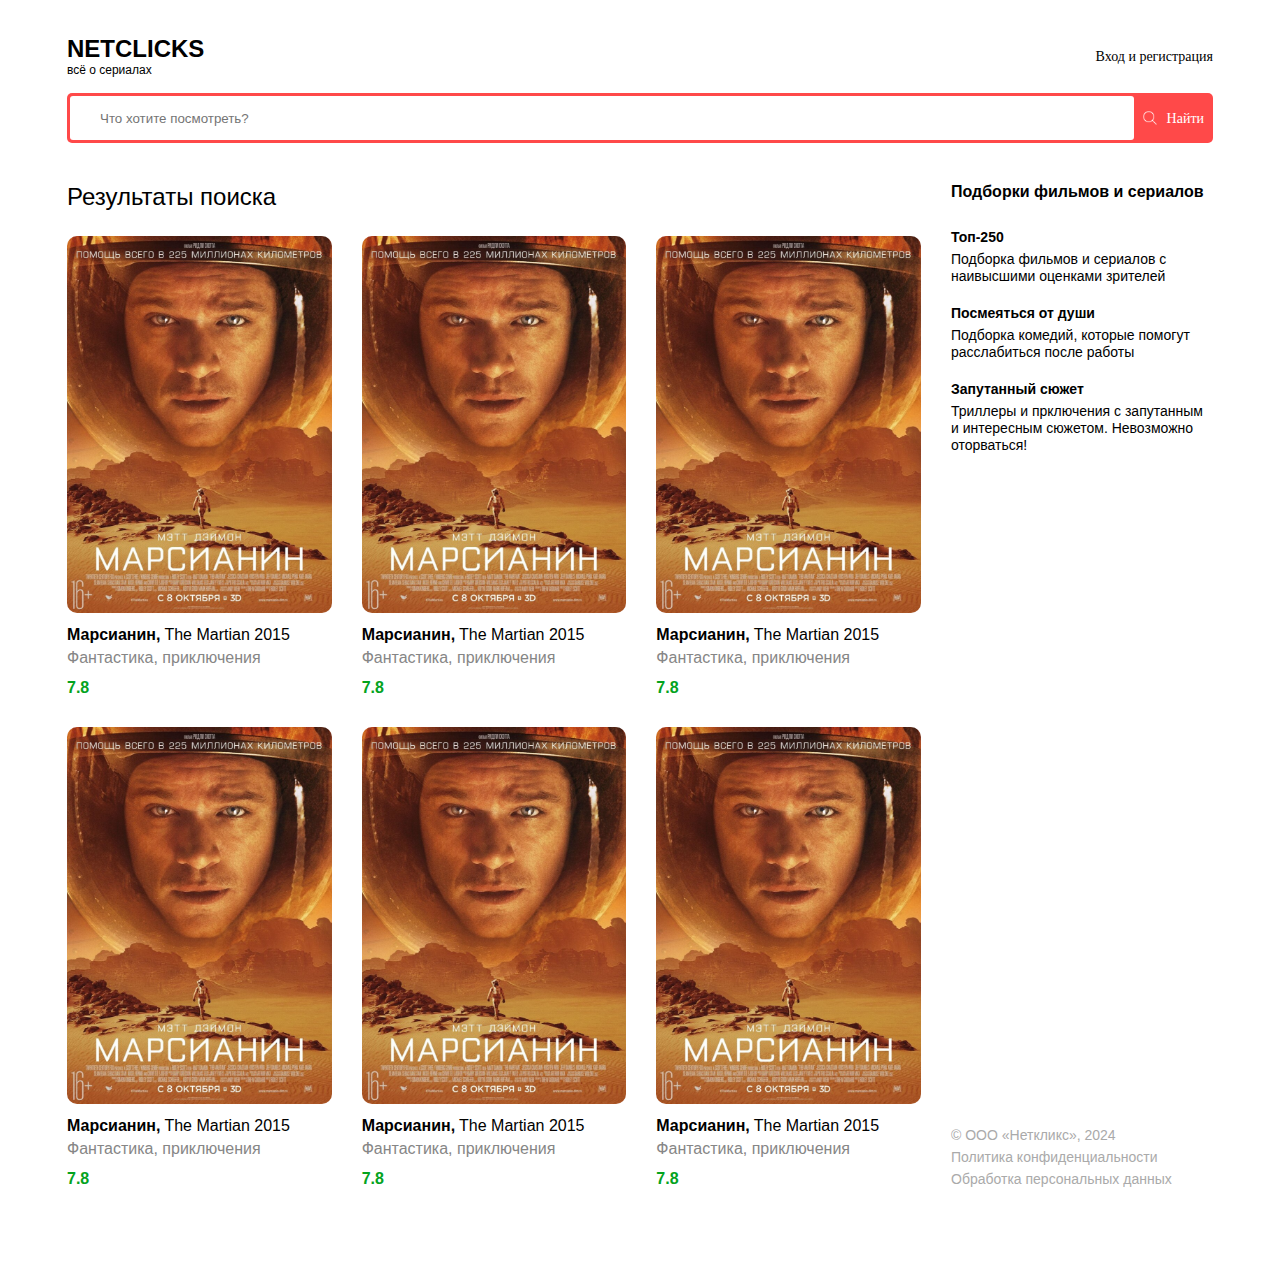
<file: project/index.html>
<!DOCTYPE html>
<html lang="en">
  <head>
    <meta charset="UTF-8" />
    <meta name="viewport" content="width=device-width, initial-scale=1.0" />
    <title>Netkliks</title>
    <link rel="stylesheet" href="./style.css" />
  </head>

  <body>
    <header class="header">
      <div class="container">
        <div class="header-box">
          <div class="header-logo">
            <h1>NETCLICKS</h1>
            <p>всё о сериалах</p>
          </div>

          <div class="header-controls">
            <a href="#">Вход и регистрация</a>
          </div>

          <div class="header-controls--mobile">
            <img src="./images/burger.svg" alt="burger" />
          </div>
        </div>
      </div>
    </header>

    <main>
      <section class="search">
        <div class="container">
          <div class="search-box">
            <input type="text" placeholder="Что хотите посмотреть?" />
            <button>
              <img src="./images/search.svg" alt="search" />
              <span>Найти</span>
            </button>
          </div>
        </div>
      </section>
      <section class="content">
        <div class="container">
          <div class="content-box">
            <div class="content-main">
              <h2 class="content-main__title">Результаты поиска</h2>

              <div class="content-cards">
                <a href="./film.html" class="content-cards__item">
                  <div class="content-cards__item-img">
                    <img src="./images/film.svg" alt="film" />
                  </div>

                  <div class="content-cards__item--title">
                    <h5>Марсианин,</h5>
                    <span>The Martian 2015</span>
                  </div>
                  <p class="content-cards__item--discription">
                    Фантастика, приключения
                  </p>
                  <p class="content-cards__item--rating">7.8</p>
                </a>
                <a href="./film.html" class="content-cards__item">
                  <div class="content-cards__item-img">
                    <img src="./images/film.svg" alt="film" />
                  </div>

                  <div class="content-cards__item--title">
                    <h5>Марсианин,</h5>
                    <span>The Martian 2015</span>
                  </div>
                  <p class="content-cards__item--discription">
                    Фантастика, приключения
                  </p>
                  <p class="content-cards__item--rating">7.8</p>
                </a>
                <a href="./film.html" class="content-cards__item">
                  <div class="content-cards__item-img">
                    <img src="./images/film.svg" alt="film" />
                  </div>

                  <div class="content-cards__item--title">
                    <h5>Марсианин,</h5>
                    <span>The Martian 2015</span>
                  </div>
                  <p class="content-cards__item--discription">
                    Фантастика, приключения
                  </p>
                  <p class="content-cards__item--rating">7.8</p>
                </a>
                <a href="./film.html" class="content-cards__item">
                  <div class="content-cards__item-img">
                    <img src="./images/film.svg" alt="film" />
                  </div>

                  <div class="content-cards__item--title">
                    <h5>Марсианин,</h5>
                    <span>The Martian 2015</span>
                  </div>
                  <p class="content-cards__item--discription">
                    Фантастика, приключения
                  </p>
                  <p class="content-cards__item--rating">7.8</p>
                </a>
                <a href="./film.html" class="content-cards__item">
                  <div class="content-cards__item-img">
                    <img src="./images/film.svg" alt="film" />
                  </div>

                  <div class="content-cards__item--title">
                    <h5>Марсианин,</h5>
                    <span>The Martian 2015</span>
                  </div>
                  <p class="content-cards__item--discription">
                    Фантастика, приключения
                  </p>
                  <p class="content-cards__item--rating">7.8</p>
                </a>
                <a href="./film.html" class="content-cards__item">
                  <div class="content-cards__item-img">
                    <img src="./images/film.svg" alt="film" />
                  </div>

                  <div class="content-cards__item--title">
                    <h5>Марсианин,</h5>
                    <span>The Martian 2015</span>
                  </div>
                  <p class="content-cards__item--discription">
                    Фантастика, приключения
                  </p>
                  <p class="content-cards__item--rating">7.8</p>
                </a>
              </div>
            </div>

            <div class="content-sidebar">
              <div class="content-sidebar__info">
                <h4 class="content-sidebar__info--title">
                  Подборки фильмов и сериалов
                </h4>
                <div class="content-sidebar__info__wrapper">
                  <div class="content-sidebar__info-item">
                    <h5>Топ-250</h5>
                    <p>
                      Подборка фильмов и сериалов с наивысшими оценками зрителей
                    </p>
                  </div>
                  <div class="content-sidebar__info-item">
                    <h5>Посмеяться от души</h5>
                    <p>
                      Подборка комедий, которые помогут расслабиться после
                      работы
                    </p>
                  </div>
                  <div class="content-sidebar__info-item">
                    <h5>Запутанный сюжет</h5>
                    <p>
                      Триллеры и прключения с запутанным и интересным сюжетом.
                      Невозможно оторваться!
                    </p>
                  </div>
                </div>
              </div>
              <div class="content-sidebar__footer">
                <p>© ООО «Неткликс», 2024</p>
                <a href="#"> Политика конфиденциальности </a>
                <a href="#"> Обработка персональных данных </a>
              </div>
            </div>
          </div>
        </div>
      </section>
    </main>
  </body>
</html>
</file>
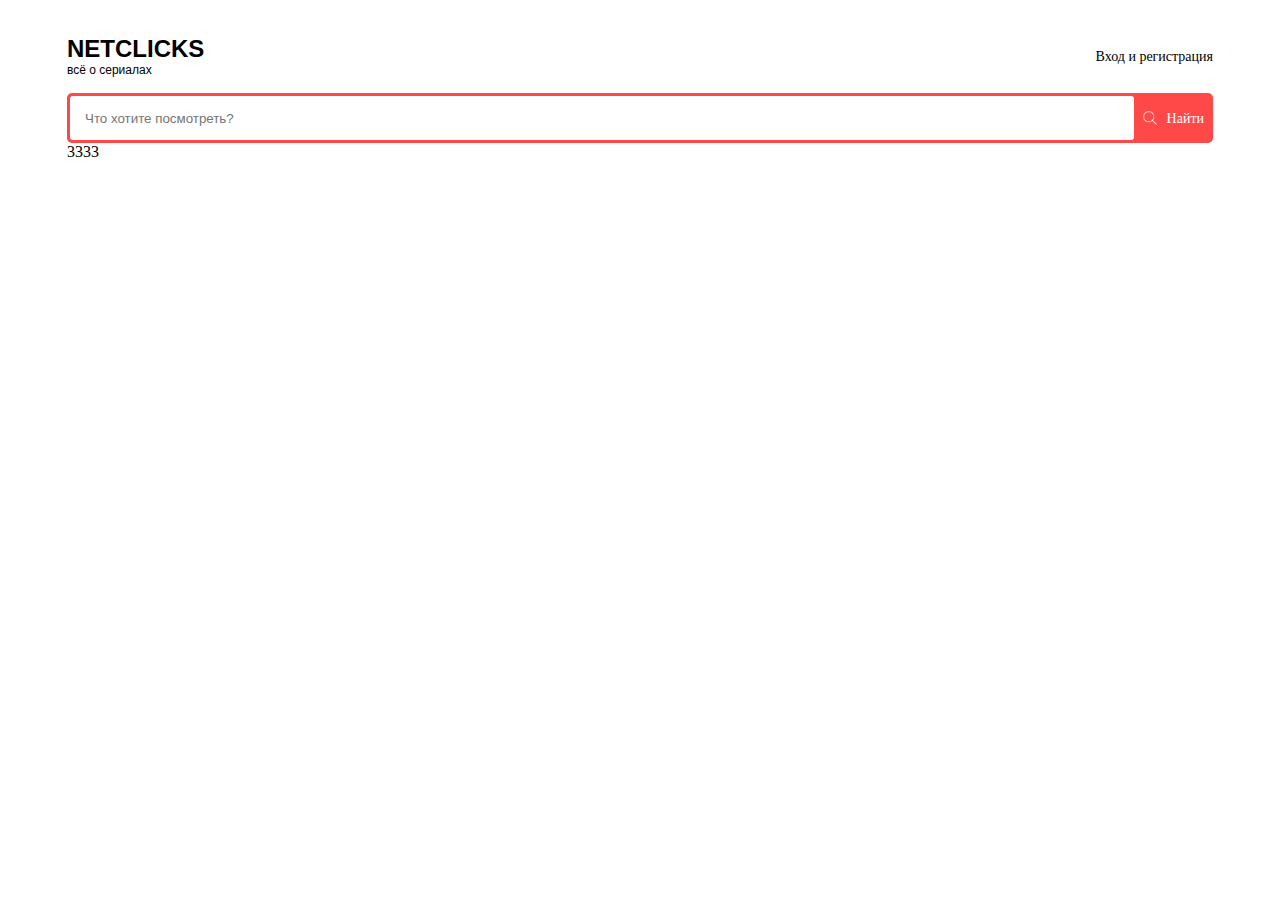
<file: project/kino/project/index.html>
<!DOCTYPE html>
<html lang="en">
  <head>
    <meta charset="UTF-8" />
    <meta name="viewport" content="width=device-width, initial-scale=1.0" />
    <title>Netkliks</title>
    <link rel="stylesheet" href="./style.css" />
  </head>

  <body>
    <header class="header">
      <div class="container">
        <div class="header-box">
          <div class="header-logo">
            <h1>NETCLICKS</h1>
            <p>всё о сериалах</p>
          </div>

          <div class="header-controls">
            <a href="#">Вход и регистрация</a>
          </div>

          <div class="header-controls--mobile">
            <img src="./images/burger.svg" alt="burger" />
          </div>
        </div>
      </div>
    </header>

    <main>
      <section class="search">
        <div class="container">
          <div class="search-box">
            <input type="text" placeholder="Что хотите посмотреть?">
            <button>
              <img src="./images/search.svg" alt="search">
              <span>Найти</span>
            </button>
          </div>
        </div>
      </section>
      <section class="content">
        <div class="container">
          3333
        </div>
      </section>
    </main>
  </body>
</html>
</file>
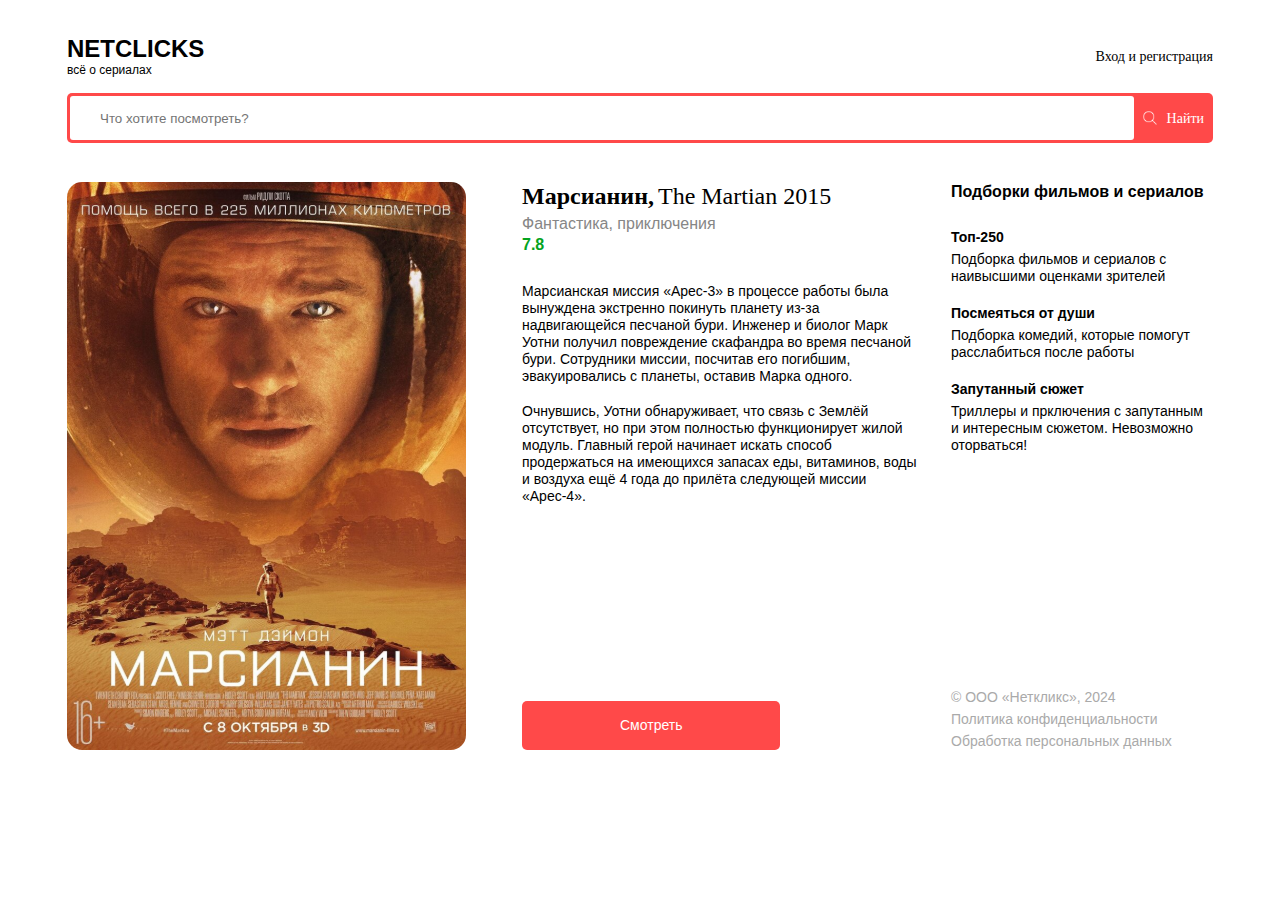
<file: project/film.html>
<!DOCTYPE html>
<html lang="en">
  <head>
    <meta charset="UTF-8" />
    <meta name="viewport" content="width=device-width, initial-scale=1.0" />
    <title>Netkliks</title>
    <link rel="stylesheet" href="./style.css" />
  </head>

  <body>
    <header class="header">
      <div class="container">
        <div class="header-box">
          <div class="header-logo">
            <h1>NETCLICKS</h1>
            <p>всё о сериалах</p>
          </div>

          <div class="header-controls">
            <a href="#">Вход и регистрация</a>
          </div>

          <div class="header-controls--mobile">
            <img src="./images/burger.svg" alt="burger" />
          </div>
        </div>
      </div>
    </header>

    <main>
      <section class="search">
        <div class="container">
          <div class="search-box">
            <input type="text" placeholder="Что хотите посмотреть?" />
            <button>
              <img src="./images/search.svg" alt="search" />
              <span>Найти</span>
            </button>
          </div>
        </div>
      </section>
      <section class="content">
        <div class="container">
          <div class="content-box">
            <div class="content-film">
              <div class="content-film__img">
                <img src="./images/film.svg" alt="film" />
              </div>
              <div class="content-film__info">
                <div class="content-film__info__content">
                  <div class="content-film__info__title">
                    <h1>Марсианин,</h1>
                    <p>The Martian 2015</p>
                  </div>
                  <p class="content-film__info__discription">
                    Фантастика, приключения
                  </p>
                  <p class="content-film__info__rating">7.8</p>
                  <p class="content-film__info__text">
                    Марсианская миссия «Арес-3» в процессе работы была вынуждена
                    экстренно покинуть планету из-за надвигающейся песчаной
                    бури. Инженер и биолог Марк Уотни получил повреждение
                    скафандра во время песчаной бури. Сотрудники миссии,
                    посчитав его погибшим, эвакуировались с планеты, оставив
                    Марка одного.
                  </p>
                  <p class="content-film__info__text">
                    Очнувшись, Уотни обнаруживает, что связь с Землёй
                    отсутствует, но при этом полностью функционирует жилой
                    модуль. Главный герой начинает искать способ продержаться на
                    имеющихся запасах еды, витаминов, воды и воздуха ещё 4 года
                    до прилёта следующей миссии «Арес-4».
                  </p>
                </div>

                <div class="content-film__info__controls">
                  <button>Смотреть</button>
                </div>
              </div>
            </div>

            <div class="content-sidebar">
              <div class="content-sidebar__info">
                <h4 class="content-sidebar__info--title">
                  Подборки фильмов и сериалов
                </h4>
                <div class="content-sidebar__info__wrapper">
                  <div class="content-sidebar__info-item">
                    <h5>Топ-250</h5>
                    <p>
                      Подборка фильмов и сериалов с наивысшими оценками зрителей
                    </p>
                  </div>
                  <div class="content-sidebar__info-item">
                    <h5>Посмеяться от души</h5>
                    <p>
                      Подборка комедий, которые помогут расслабиться после
                      работы
                    </p>
                  </div>
                  <div class="content-sidebar__info-item">
                    <h5>Запутанный сюжет</h5>
                    <p>
                      Триллеры и прключения с запутанным и интересным сюжетом.
                      Невозможно оторваться!
                    </p>
                  </div>
                </div>
              </div>
              <div class="content-sidebar__footer">
                <p>© ООО «Неткликс», 2024</p>
                <a href="#"> Политика конфиденциальности </a>
                <a href="#"> Обработка персональных данных </a>
              </div>
            </div>
          </div>
        </div>
      </section>
    </main>
  </body>
</html>
</file>
<file: project/style.css>
* {
  box-sizing: border-box;
}

body {
  margin: 0;
  padding: 0;
}

.container {
  max-width: 1194px;
  padding-left: 24px;
  padding-right: 24px;
  margin: 0 auto;
}

.header {
  margin-top: 34px;
  margin-bottom: 15px;
}

.header-box {
  display: flex;
  justify-content: space-between;
  align-items: center;
}

.header-logo h1 {
  margin: 0;
  font-family: Inter, sans-serif;
  font-size: 24px;
  font-weight: 700;
  line-height: 29px;
}

.header-logo p {
  margin: 0;
  font-family: Inter, sans-serif;
  font-size: 12px;
  font-weight: 300;
  line-height: 15px;
}

.header-controls a {
  color: #000;
  font-family: Inter sans-serif;
  font-size: 14px;
  font-weight: 400;
  line-height: 17px;
  text-decoration: none;
}

.header-controls a:hover {
  color: rgba(255, 73, 73, 1);
}

.header-controls--mobile {
  display: none;
  align-self: flex-start;
}

.search {
  margin-bottom: 39px;
}

.search-box {
  border-radius: 5px;
  background: rgba(255, 73, 73, 1);
  display: flex;
  justify-content: space-between;
  align-items: center;
  padding: 3px;
  gap: 3px;
  height: 50px;
}

.search-box input {
  flex-grow: 3;
  height: 100%;
  border: none;
  outline: none;
  border-radius: 3px;
  background: rgba(255, 255, 255, 1);
  padding: 0 30px;
  min-width: 0;
}

.search-box button {
  height: 100%;
  display: flex;
  align-items: center;
  background: rgba(255, 73, 73, 1);
  gap: 10px;
  border: none;
  color: rgba(255, 255, 255, 1);
  font-family: Inter sans-serif;
  font-size: 14px;
  font-weight: 400;
  line-height: 17px;
  cursor: pointer;
}

.content {
  margin-bottom: 94px;
}

.content-box {
  display: flex;
  justify-content: space-between;
  gap: 30px;
}

.content-main {
  flex-grow: 1;
}

.content-main__title {
  margin-top: 0;
  margin-bottom: 25px;
  color: rgba(0, 0, 0, 1);
  font-family: Inter, sans-serif;
  font-size: 24px;
  font-weight: 500;
  line-height: 29px;
}

.content-cards {
  display: flex;
  flex-wrap: wrap;
  gap: 30px;
}
.content-cards__item {
  width: calc((100% - (30px * 2)) / 3);
  text-decoration: none;
}
.content-cards__item-img {
  width: 100%;
  display: block;
  margin-bottom: 12px;

  img {
    width: 100%;
    display: block;
  }
}

.content-cards__item--title {
  display: flex;
  flex-wrap: wrap;
  gap: 4px;
  margin-bottom: 4px;
}
.content-cards__item--title h5,
.content-cards__item--title span {
  margin: 0;
  font-family: Inter, sans-serif;
  font-size: 16px;
  line-height: 19px;
  color: rgba(0, 0, 0, 1);
}

.content-cards__item--title h5 {
  font-weight: 700;
}

.content-cards__item--title span {
  font-weight: 400;
}

.content-cards__item--discription {
  color: rgba(134, 134, 134, 1);
  font-family: Inter, sans-serif;
  font-size: 16px;
  font-weight: 400;
  line-height: 19px;
  margin-top: 0;
  margin-bottom: 11px;
}

.content-cards__item--rating {
  color: rgba(4, 163, 30, 1);
  font-family: Inter, sans-serif;
  font-size: 16px;
  font-weight: 700;
  line-height: 19px;
  margin: 0;
}

.content-sidebar {
  width: 262px;
  min-width: 262px;
  display: flex;
  flex-direction: column;
  justify-content: space-between;
}

.content-sidebar__info {
  margin-bottom: 120px;
}

.content-sidebar__info--title {
  color: rgba(0, 0, 0, 1);
  font-family: Inter, sans-serif;
  font-size: 16px;
  font-weight: 700;
  line-height: 19px;
  margin-top: 0;
  margin-bottom: 28px;
}

.content-sidebar__info__wrapper {
  display: flex;
  flex-direction: column;
  gap: 20px;
}

.content-sidebar__info-item {
  display: flex;
  flex-direction: column;
}
.content-sidebar__info-item h5,
.content-sidebar__info-item p {
  font-family: Inter, sans-serif;
  font-size: 14px;
  line-height: 17px;
}

.content-sidebar__info-item h5 {
  font-weight: 700;
  margin-top: 0;
  margin-bottom: 5px;
}

.content-sidebar__info-item p {
  font-weight: 400;
  margin: 0;
}

.content-sidebar__footer {
  display: flex;
  flex-direction: column;
  gap: 5px;
}
.content-sidebar__footer p,
.content-sidebar__footer a {
  color: rgba(170, 170, 170, 1);
  font-family: Inter, sans-serif;
  font-size: 14px;
  font-weight: 400;
  line-height: 17px;
}
.content-sidebar__footer p {
  margin: 0;
}

.content-sidebar__footer a {
  text-decoration: none;
}

.content-sidebar__footer a:hover {
  color: rgba(255, 73, 73, 1);
}

.content-film {
  flex-grow: 1;
  display: flex;
  justify-content: space-between;
  gap: 28px;
}

.content-film__img {
  width: calc((100% - 28px) / 2);
  display: flex;
  justify-content: center;
  margin-right: 28px;
}

.content-film__img img {
  width: 100%;
  display: block;

  margin-right: 0;
}

.content-film__info {
  width: calc((100% - 28px) / 2);
  display: flex;
  flex-direction: column;
  justify-content: space-between;
  gap: 30px;
}

.content-film__info__title {
  display: flex;
  gap: 4px;
  margin-bottom: 3px;
  flex-wrap: wrap;
}

.content-film__info__title h1,
.content-film__info__title p {
  color: rgba(0, 0, 0, 1);
  font-family: Inter;
  font-size: 24px;
  line-height: 29px;
}

.content-film__info__title h1 {
  font-weight: 700;
  margin: 0;
}

.content-film__info__title p {
  font-weight: 400;
  margin: 0;
}

.content-film__info__content > *:last-child {
  margin-bottom: 0;
}

.content-film__info__discription {
  color: rgba(134, 134, 134, 1);
  font-family: Inter, sans-serif;
  font-size: 16px;
  font-weight: 400;
  line-height: 19px;
  margin-top: 0;
  margin-bottom: 2px;
}

.content-film__info__rating {
  color: rgba(4, 163, 30, 1);
  font-family: Inter, sans-serif;
  font-size: 16px;
  font-weight: 700;
  line-height: 19px;
  margin-top: 0;
  margin-bottom: 29px;
}
.content-film__info__text {
  color: rgb(0, 0, 0);
  font-family: Inter, sans-serif;
  font-size: 14px;
  font-weight: 400;
  line-height: 17px;
  margin-top: 0;
  margin-bottom: 18px;
}

.content-film__info__controls button {
  color: rgba(255, 255, 255, 1);
  font-family: Inter, sans-serif;
  font-size: 14px;
  font-weight: 400;
  line-height: 17px;
  padding: 16px 98px;
  border-radius: 5px;
  background: rgba(255, 73, 73, 1);
  border: none;
  outline: none;
  cursor: pointer;
}

@media (max-width: 991px) {
  .content-cards__item {
    width: calc((100% - (30px * 1)) / 2);
  }
  .content-film {
    flex-direction: column;
  }
  .content-film__img {
    width: 100%;
  }
  .content-film__info {
    width: 100%;
  }
}

@media (max-width: 768px) {
  .header-controls {
    display: none;
  }

  .header-controls--mobile {
    display: block;
  }
  .search-box input {
    padding: 0 15px;
  }
  .content-box {
    flex-direction: column;
  }
  .content-sidebar {
    width: 100%;
  }
}

@media (max-width: 480px) {
  .content-cards__item {
    width: 100%;
    min-width: 100%;
  }
}
</file>
<file: project/kino/project/style.css>
* {
  box-sizing: border-box;
}

body {
  margin: 0;
  padding: 0;
}

.container {
  max-width: 1194px;
  padding-left: 24px;
  padding-right: 24px;
  margin: 0 auto;
}

.header {
  margin-top: 34px;
  margin-bottom: 15px;
}

.header-box {
  display: flex;
  justify-content: space-between;
  align-items: center;
}

.header-logo h1 {
  margin: 0;
  font-family: Inter, sans-serif;
  font-size: 24px;
  font-weight: 700;
  line-height: 29px;
}

.header-logo p {
  margin: 0;
  font-family: Inter, sans-serif;
  font-size: 12px;
  font-weight: 300;
  line-height: 15px;
}
.header-controls a {
  color: #000;
  font-family: Inter sans-serif;
  font-size: 14px;
  font-weight: 400;
  line-height: 17px;
  text-decoration: none;
}

.header-controls a:hover {
  color: rgba(255, 73, 73, 1);
}
.header-controls--mobile {
  display: none;
  align-self: flex-start;
}

.search-box {
  border-radius: 5px;
  background: rgba(255, 73, 73, 1);
  display: flex;
  justify-content: space-between;
  align-items: center;
  padding: 3px;
  gap: 3px;
  height: 50px;
}

.search-box input {
  flex-grow: 3;
  height: 100%;
  border: none;
  outline: none;
  border-radius: 3px;
  background: rgba(255, 255, 255, 1);
  padding: 0 30px;
  min-width: 0;
}

.search-box button {
  height: 100%;
  display: flex;
  align-items: center;
  background: rgba(255, 73, 73, 1);
  gap: 10px;
  border: none;
  color: rgba(255, 255, 255, 1);
  font-family: Inter sans-serif;
  font-size: 14px;
  font-weight: 400;
  line-height: 17px;
  cursor: pointer;
}

@media (max-width: 768px) {
  .header-controls {
    display: none;
  }
  .header-controls--mobile {
    display: block;
  }
}

.search-box input {
    padding: 0 15px;
}
</file>
